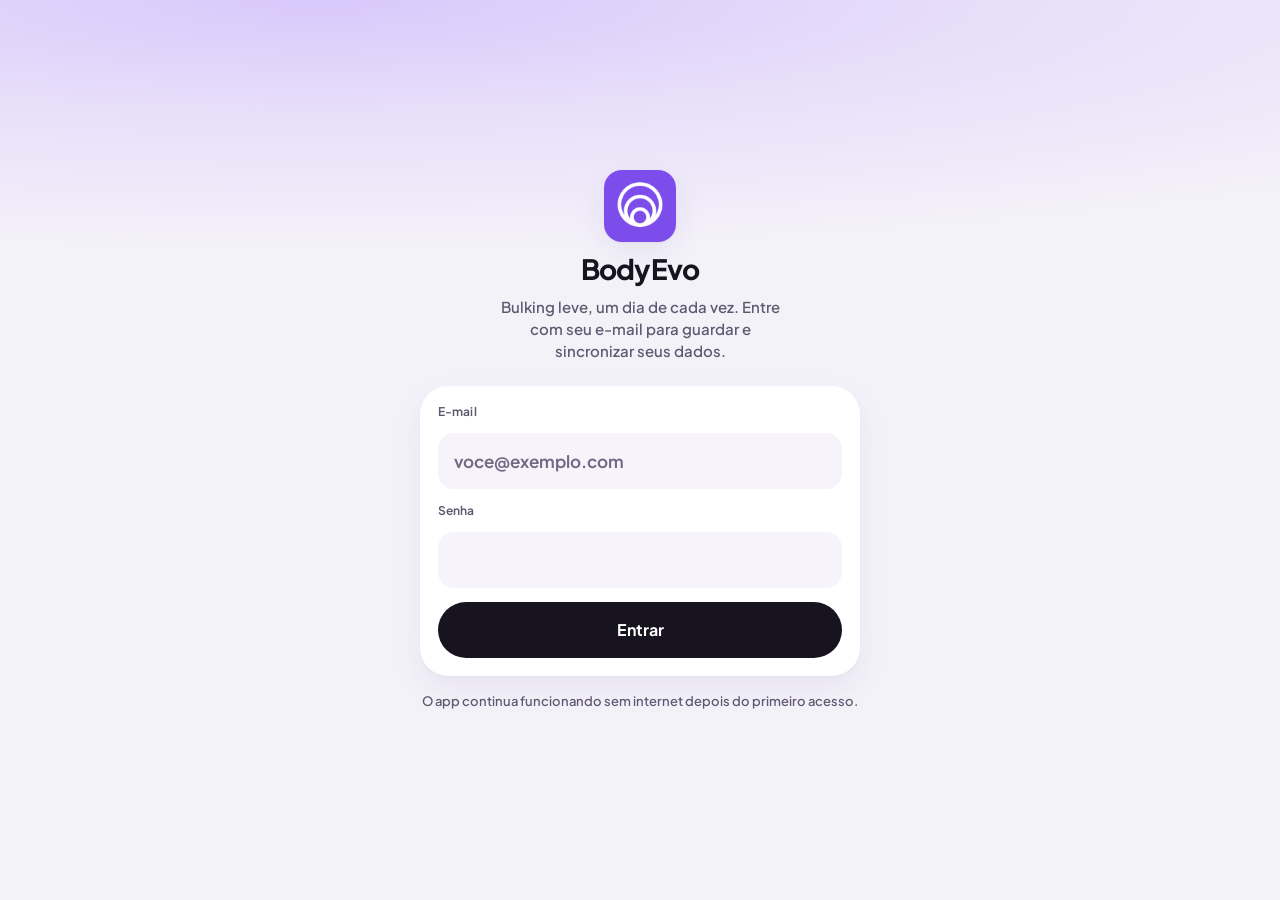
<file: index.html>
<!doctype html>
<html lang="pt-BR">
<head>
  <meta charset="utf-8">
  <meta name="viewport" content="width=device-width, initial-scale=1, viewport-fit=cover">
  <title>BodyEvo</title>
  <meta name="description" content="Acompanhamento de bulking: peso, refeições, macros e medidas.">
  <meta name="color-scheme" content="light">
  <meta name="theme-color" content="#EFE8FB" media="(prefers-color-scheme: light)">
  <meta name="theme-color" content="#EFE8FB" media="(prefers-color-scheme: dark)">

  <!-- PWA / iOS -->
  <link rel="manifest" href="manifest.json">
  <meta name="apple-mobile-web-app-capable" content="yes">
  <meta name="mobile-web-app-capable" content="yes">
  <meta name="apple-mobile-web-app-status-bar-style" content="default">
  <meta name="apple-mobile-web-app-title" content="BodyEvo">
  <link rel="apple-touch-icon" href="icons/apple-touch-icon.png">
  <link rel="icon" type="image/svg+xml" href="icons/icon.svg">
  <link rel="icon" type="image/png" sizes="192x192" href="icons/icon-192.png">

  <link rel="preload" href="fonts/plus-jakarta-sans-latin-wght-normal.woff2" as="font" type="font/woff2" crossorigin>
  <link rel="stylesheet" href="style.css">
</head>
<body>

<div id="palco">

  <!-- 0 · Entrar -->
  <main class="view" data-view="login" hidden aria-labelledby="login-h">
    <div class="brilho" aria-hidden="true"></div>
    <div class="conteudo login" id="login"></div>
  </main>

  <!-- 1 · Hoje -->
  <main class="view view-aba" data-view="hoje" hidden aria-label="Hoje">
    <div class="brilho" aria-hidden="true"></div>
    <div class="conteudo" id="hoje"></div>
  </main>

  <!-- 5 · Evolução -->
  <main class="view view-aba" data-view="evolucao" hidden aria-label="Evolução">
    <div class="brilho" aria-hidden="true"></div>
    <div class="conteudo" id="evolucao"></div>
  </main>

  <!-- 4 · Resumo da semana -->
  <main class="view view-aba" data-view="semana" hidden aria-label="Resumo da semana">
    <div class="brilho" aria-hidden="true"></div>
    <div class="conteudo" id="semana"></div>
  </main>

  <!-- 6 · Ajustes -->
  <main class="view view-aba" data-view="ajustes" hidden aria-label="Ajustes">
    <div class="brilho" aria-hidden="true"></div>
    <div class="conteudo ajustes" id="ajustes"></div>
  </main>

  <!-- 8 · Refeição -->
  <main class="view" data-view="refeicao" hidden aria-label="Refeição">
    <div class="brilho" aria-hidden="true"></div>
    <div class="conteudo" id="refeicao"></div>
  </main>

  <!-- 9 · Meus alimentos -->
  <main class="view" data-view="alimentos" hidden aria-label="Meus alimentos">
    <div class="brilho" aria-hidden="true"></div>
    <div class="conteudo" id="alimentos"></div>
  </main>

  <!-- 10 · Novo alimento -->
  <main class="view" data-view="alimento" hidden aria-label="Alimento">
    <div class="conteudo" id="alimento"></div>
  </main>

  <!-- 11 · Metas de macros -->
  <main class="view" data-view="metas" hidden aria-label="Metas de macros">
    <div class="brilho" aria-hidden="true"></div>
    <div class="conteudo" id="metas"></div>
  </main>

  <!-- 3 · Check-in semanal -->
  <main class="view" data-view="checkin" hidden aria-label="Check-in semanal">
    <div class="brilho" aria-hidden="true"></div>
    <div class="conteudo" id="checkin"></div>
  </main>

  <div class="desbotar is-off" aria-hidden="true"></div>

  <nav id="abas" class="is-off" aria-label="Navegação principal">
    <div class="abas-vidro vidro">
      <a href="#hoje" class="aba press" data-aba="hoje">
        <svg class="ic" width="20" height="20" viewBox="0 0 24 24" stroke-width="1.9" aria-hidden="true"><path d="M4 10.5 12 4l8 6.5V19a1 1 0 0 1-1 1h-4.5v-5.5h-5V20H5a1 1 0 0 1-1-1z"/></svg>Hoje</a>
      <a href="#evolucao" class="aba press" data-aba="evolucao">
        <svg class="ic" width="20" height="20" viewBox="0 0 24 24" stroke-width="1.9" aria-hidden="true"><path d="M4 19.5h16"/><path d="m5 15 4.5-4.5 3.5 3 6-6.5"/><path d="M15 7h4v4"/></svg>Evolução</a>
      <a href="#semana" class="aba press" data-aba="semana">
        <svg class="ic" width="20" height="20" viewBox="0 0 24 24" stroke-width="1.9" aria-hidden="true"><rect x="4" y="5" width="16" height="15" rx="3.5"/><path d="M8 3v4M16 3v4M4 10h16"/><path d="m9.5 14.8 1.8 1.8 3.4-3.6"/></svg>Semana</a>
      <a href="#ajustes" class="aba press" data-aba="ajustes">
        <svg class="ic" width="20" height="20" viewBox="0 0 24 24" stroke-width="1.9" aria-hidden="true"><path d="M4 7h9M18 7h2M4 17h3M12 17h8"/><circle cx="15.5" cy="7" r="2.3"/><circle cx="9.5" cy="17" r="2.3"/></svg>Ajustes</a>
    </div>
    <button type="button" class="botao-mais press" data-acao="abrir-add" aria-label="Adicionar alimento">
      <svg class="ic" width="26" height="26" viewBox="0 0 24 24" stroke-width="2.2" aria-hidden="true"><path d="M12 5v14M5 12h14"/></svg>
    </button>
  </nav>
</div>

<div id="scrim" hidden data-acao="fechar-sheet"></div>

<!-- 2 · Peso e gasto do dia -->
<section class="sheet" id="sheet-peso" role="dialog" aria-modal="true" aria-labelledby="peso-h" hidden>
  <div class="sheet-arraste sheet-cabeca">
    <div class="alca" aria-hidden="true"></div>
    <div class="sheet-topo pad">
      <div class="col2">
        <h1 id="peso-h" class="sheet-titulo">Peso e gasto de hoje</h1>
        <p class="sheet-sub num" id="peso-sub"></p>
      </div>
      <button type="button" class="btn-fechar press" data-acao="fechar-sheet" aria-label="Fechar">
        <svg class="ic" width="18" height="18" viewBox="0 0 24 24" stroke-width="2.2" aria-hidden="true"><path d="M6 6l12 12M18 6 6 18"/></svg>
      </button>
    </div>
  </div>
  <div class="sheet-corpo" id="peso-corpo"></div>
</section>

<!-- 7 · Adicionar alimento -->
<section class="sheet" id="sheet-add" role="dialog" aria-modal="true" aria-labelledby="add-h" hidden>
  <div class="add-topo">
    <div class="sheet-arraste pilha-12">
      <div class="alca" aria-hidden="true"></div>
      <div class="sheet-topo">
        <div class="col2">
          <h1 id="add-h" class="sheet-titulo">Adicionar alimento</h1>
          <p class="sheet-sub num" id="add-sub" hidden></p>
        </div>
        <button type="button" class="btn-fechar press" data-acao="fechar-sheet" aria-label="Fechar">
          <svg class="ic" width="18" height="18" viewBox="0 0 24 24" stroke-width="2.2" aria-hidden="true"><path d="M6 6l12 12M18 6 6 18"/></svg>
        </button>
      </div>
    </div>
    <div class="grade-opcoes" role="group" aria-label="Refeição" id="add-refeicoes"></div>
    <label class="busca">
      <svg class="ic" width="18" height="18" viewBox="0 0 24 24" style="stroke: var(--texto-2)" stroke-width="2" aria-hidden="true"><circle cx="11" cy="11" r="6.5"/><path d="m16 16 4 4"/></svg>
      <span class="sr-only">Buscar alimento</span>
      <input type="search" id="add-busca" enterkeyhint="search" autocomplete="off" autocorrect="off" spellcheck="false" placeholder="Buscar (seus alimentos e TACO)" data-campo="add-busca">
    </label>
    <div class="lista-titulo">
      <h2 id="add-lista-titulo"></h2>
      <button type="button" class="link link-13 hit" data-acao="ver-alimentos">Ver todos</button>
    </div>
  </div>
  <div class="add-lista" id="add-lista"></div>
  <div class="painel" id="add-painel"></div>
</section>

<!-- Editor genérico (Ajustes) -->
<section class="sheet" id="sheet-editor" role="dialog" aria-modal="true" aria-labelledby="editor-h" hidden>
  <div class="sheet-arraste sheet-cabeca">
    <div class="alca" aria-hidden="true"></div>
    <div class="sheet-topo pad">
      <h1 id="editor-h" class="sheet-titulo"></h1>
      <button type="button" class="btn-fechar press" data-acao="fechar-sheet" aria-label="Fechar">
        <svg class="ic" width="18" height="18" viewBox="0 0 24 24" stroke-width="2.2" aria-hidden="true"><path d="M6 6l12 12M18 6 6 18"/></svg>
      </button>
    </div>
  </div>
  <form class="sheet-corpo" id="editor-corpo" novalidate></form>
</section>

<!-- 12 · Resumo do dia -->
<div id="resumo" hidden>
  <div class="resumo-scrim" data-acao="resumo-revisar" aria-hidden="true"></div>
  <section class="resumo-cartao" role="dialog" aria-modal="true" aria-labelledby="resumo-h" id="resumo-cartao"></section>
</div>

<div id="aviso" role="status" aria-live="polite"><span></span><button type="button" hidden></button></div>

<input type="file" id="arquivo-importar" accept=".xlsx,application/vnd.openxmlformats-officedocument.spreadsheetml.sheet" hidden>

<script src="vendor/supabase.min.js"></script>
<script src="regras.js"></script>
<script src="app.js"></script>
</body>
</html>
</file>
<file: style.css>
/* =====================================================================
   BodyEvo — estilos
   1. Fonte e tokens      5. Sheets, pop-up e aviso
   2. Base                6. Telas (uma seção por tela)
   3. Estrutura e abas    7. Movimento e preferências do sistema
   4. Componentes
   Valores de design/*.dc.html. Cores e medidas só por variáveis.
   ===================================================================== */

/* ---------- 1. Fonte e tokens ---------- */

@font-face {
  font-family: 'Plus Jakarta Sans';
  font-style: normal;
  font-display: swap;
  font-weight: 200 800;
  src: url('fonts/plus-jakarta-sans-latin-wght-normal.woff2') format('woff2-variations'),
       url('fonts/plus-jakarta-sans-latin-wght-normal.woff2') format('woff2');
}

:root {
  color-scheme: light;
  --fonte: 'Plus Jakarta Sans', -apple-system, system-ui, sans-serif;

  /* Superfícies e texto */
  --fundo: #F4F2F9;
  --fundo-escuro: #0D0A14;          /* aparece atrás da tela quando um sheet abre */
  --cartao: #FFFFFF;
  --cartao-vidro: rgba(255, 255, 255, 0.6);
  --cartao-vidro-2: rgba(255, 255, 255, 0.7);
  --cartao-vidro-3: rgba(255, 255, 255, 0.72);
  --texto: #17141F;
  --texto-2: #5E5870;
  --texto-3: #4F4A5C;
  --texto-4: #3B3548;
  --texto-5: #4A3F66;
  --placeholder: #6F6982;
  --icone-suave: #8A8496;
  --branco: #FFFFFF;
  --branco-74: rgba(255, 255, 255, 0.74);
  --branco-80: rgba(255, 255, 255, 0.8);
  --branco-72: rgba(255, 255, 255, 0.72);
  --branco-12: rgba(255, 255, 255, 0.12);
  --branco-10: rgba(255, 255, 255, 0.1);
  --branco-14: rgba(255, 255, 255, 0.14);
  --escuro-2: #2C2838;

  /* Acento violeta (e proteína) */
  --violeta: #7C4DEB;
  --violeta-texto: #5B34C7;
  --violeta-fundo: #EEE7FD;
  --violeta-forte: #4A2CA8;
  --violeta-tinta: #3D2A78;
  --violeta-msg: #2E2060;
  --violeta-icone: #6A3FD9;
  --violeta-ponto: #B9A2F5;
  --violeta-borda: #E4DEEE;
  --brilho-1: #D9C8FB;
  --brilho-2: rgba(217, 200, 251, 0.45);
  --brilho: radial-gradient(120% 85% at 25% 0%, var(--brilho-1) 0%, var(--brilho-2) 45%, rgba(244, 242, 249, 0) 100%);

  /* Calorias */
  --kcal: #EB7A2F;
  --kcal-fundo: #FDEBDD;
  --kcal-trilho: #F8EDE4;
  --kcal-trilho-2: #F1E3D7;
  --kcal-icone: #B8521A;
  --kcal-texto: #8F3E0C;
  --kcal-tinta: #6B2E08;
  --kcal-forte: #D1631C;
  --kcal-claro: #F4C29E;
  --kcal-linha: #E07020;
  --kcal-titulo: #A2470F;

  /* Macros */
  --prot: #7C4DEB;
  --carb: #3D8BEB;
  --carb-texto: #1F4F94;
  --carb-fundo: #E4EEFC;
  --carb-faixa: #D5E5FA;
  --carb-icone: #2A63C4;
  --gord: #E2A331;
  --gord-texto: #7A4E00;
  --gord-fundo: #FBEFD7;
  --gord-limite-1: #F3C9C0;
  --gord-limite-2: #FBE8E4;

  /* Estados */
  --ok: #17673D;
  --ok-fundo: #E2F4E9;
  --ok-ponto: #22A05A;
  --ok-faixa: #CDEBD9;
  --alerta: #8A4B00;
  --alerta-fundo: #FFF1DC;
  --alerta-faixa: #F6DFBC;
  --alerta-msg-fundo: #FFF6E8;
  --alerta-msg: #5A3600;

  /* Neutros de controle */
  --chip: #F1EEF6;
  --campo: #F6F4FA;
  --segmento: #E9E5F1;
  --linha: #F0EDF5;
  --tracejado: #C9C2D6;
  --tracejado-2: #ADA5BD;
  --chave-off: #DCD6E6;
  --trilho: #EFEBF6;
  --grade: #EEEAF4;
  --progresso-off: #E1DBEC;
  --alca: #CFC9DA;
  --apertado: #F3F0F8;
  --hover: #F7F5FB;
  --scrim: rgba(13, 10, 20, 0.32);
  --scrim-forte: rgba(13, 10, 20, 0.5);
  --leitor-veu: rgba(13, 10, 20, 0.55);   /* escurece a câmera fora da mira do código de barras */
  --leitor-campo: rgba(255, 255, 255, 0.16);
  --vidro: rgba(255, 255, 255, 0.74);
  --vidro-borda: rgba(255, 255, 255, 0.8);
  --desbotar: rgba(244, 242, 249, 0.96);
  --desbotar-0: rgba(244, 242, 249, 0);

  /* Sombras */
  --sombra-cartao: 0 1px 2px rgba(40, 24, 90, 0.04), 0 12px 32px rgba(60, 36, 130, 0.07);
  --sombra-cartao-2: 0 1px 2px rgba(40, 24, 90, 0.04), 0 12px 32px rgba(60, 36, 130, 0.06);
  --sombra-leve: 0 1px 2px rgba(40, 24, 90, 0.04);
  --sombra-item: 0 1px 2px rgba(40, 24, 90, 0.05);
  --sombra-dia: 0 6px 16px rgba(76, 44, 160, 0.12);
  --sombra-agora: 0 0 0 2px var(--violeta), 0 8px 22px rgba(124, 77, 235, 0.16);
  --sombra-abas: 0 10px 30px rgba(52, 30, 110, 0.14), 0 1px 2px rgba(52, 30, 110, 0.08);
  --sombra-mais: 0 10px 24px rgba(124, 77, 235, 0.38);
  --sombra-seg: 0 1px 2px rgba(23, 20, 31, 0.08), 0 3px 8px rgba(23, 20, 31, 0.06);
  --sombra-botao: 0 2px 6px rgba(23, 20, 31, 0.22);
  --sombra-marcador: 0 2px 6px rgba(23, 20, 31, 0.25);
  --sombra-sheet: 0 -12px 40px rgba(0, 0, 0, 0.18);
  --sombra-painel: 0 -8px 30px rgba(40, 24, 90, 0.12);
  --sombra-popup: 0 30px 80px rgba(13, 10, 20, 0.35);
  --anel-foco: 0 0 0 2px var(--violeta);
  --anel-item: inset 0 0 0 2px var(--violeta);

  /* Raios */
  --r-36: 36px; --r-34: 34px; --r-28: 28px; --r-24: 24px; --r-22: 22px; --r-20: 20px;
  --r-18: 18px; --r-16: 16px; --r-14: 14px; --r-13: 13px; --r-12: 12px; --r-11: 11px; --r-10: 10px;
  --r-tela: 44px;

  /* Espaços */
  --pad: 20px;
  --topo-aba: max(24px, calc(env(safe-area-inset-top) + 15px));     /* 62 px no iPhone com a barra translúcida */
  --topo-pilha: max(20px, calc(env(safe-area-inset-top) + 11px));   /* 58 px */
  --base-abas: max(22px, env(safe-area-inset-bottom));
  --base-segura: max(30px, calc(env(safe-area-inset-bottom) + 12px));

  /* Movimento */
  --ease-out: cubic-bezier(0.23, 1, 0.32, 1);
  --ease-in-out: cubic-bezier(0.77, 0, 0.175, 1);
  --ease-drawer: cubic-bezier(0.32, 0.72, 0, 1);
  --t-toque: 160ms;
  --t-sheet: 440ms;
  --t-valor: 600ms;
}

/* ---------- 2. Base ---------- */

*, *::before, *::after { box-sizing: border-box; }

html, body {
  margin: 0;
  height: 100%;
  background: var(--fundo);
  color: var(--texto);
  font-family: var(--fonte);
  font-optical-sizing: auto;
  -webkit-font-smoothing: antialiased;
  -webkit-text-size-adjust: 100%;
  -webkit-tap-highlight-color: transparent;
  overscroll-behavior: none;
}
body { overflow: hidden; transition: background-color var(--t-sheet) var(--ease-drawer); }

h1, h2, h3, p, ol, ul, dl, dd { margin: 0; }
h1, h2 { text-wrap: balance; }
p { text-wrap: pretty; }
ol, ul { list-style: none; padding: 0; }

a, button, input, select, textarea { font: inherit; color: inherit; }
a { text-decoration: none; }

button, a, [role="button"], .controle {
  -webkit-tap-highlight-color: transparent;
  touch-action: manipulation;
  -webkit-user-select: none;
  user-select: none;
  -webkit-touch-callout: none;
}
button { border: 0; background: none; padding: 0; cursor: pointer; text-align: inherit; }
button:disabled { cursor: default; }

input, textarea { -webkit-tap-highlight-color: transparent; border: 0; background: transparent; padding: 0; color: var(--texto); min-width: 0; }
input::placeholder, textarea::placeholder { color: var(--placeholder); }
input:focus-visible, textarea:focus-visible { outline: none; }
input[type="search"] { -webkit-appearance: none; appearance: none; }
input[type="search"]::-webkit-search-cancel-button { -webkit-appearance: none; }

a:focus-visible, button:focus-visible, [tabindex]:focus-visible { outline: 2px solid var(--violeta); outline-offset: 2px; }

svg { flex: none; }
.ic { fill: none; stroke: currentColor; stroke-linecap: round; stroke-linejoin: round; }

[hidden] { display: none !important; }

.sr-only {
  position: absolute !important; width: 1px; height: 1px; overflow: hidden;
  clip-path: inset(50%); white-space: nowrap;
}

.num { font-variant-numeric: tabular-nums; }
.reticencias { white-space: nowrap; overflow: hidden; text-overflow: ellipsis; }
.p11, .p12 { letter-spacing: 0.01em; }

/* Toque: tudo que é tocável encolhe na hora, sem esperar soltar. */
.press { transition: transform var(--t-toque) var(--ease-out), background-color 200ms ease, color 200ms ease, box-shadow 200ms ease, opacity 200ms ease; }
.press:active { transform: scale(0.97); }
.press:disabled:active { transform: none; }
.hit { position: relative; }
.hit::after { content: ""; position: absolute; inset: -8px -4px; }

/* ---------- 3. Estrutura, telas e abas ---------- */

#palco {
  position: fixed;
  inset: 0;
  overflow: hidden;
  background: var(--fundo);
  transform-origin: 50% 0;
  transition: transform var(--t-sheet) var(--ease-drawer), border-radius var(--t-sheet) var(--ease-drawer);
}
/* Com um sheet aberto, a tela de trás afunda (design: translateY(12px) scale(0.92)). */
body.com-sheet { background: var(--fundo-escuro); }
body.com-sheet #palco { transform: translateY(12px) scale(0.92); border-radius: var(--r-tela); }

.view {
  position: absolute;
  inset: 0;
  height: 100dvh;
  overflow-x: hidden;
  overflow-y: auto;
  overscroll-behavior: contain;
  -webkit-overflow-scrolling: touch;
  background: var(--fundo);
  z-index: 1;
}
.view.is-saindo { z-index: 0; pointer-events: none; }
.view.is-saindo.is-topo { z-index: 2; }

.brilho {
  position: absolute; left: 0; top: 0; right: 0; height: 300px;
  background: var(--brilho);
  pointer-events: none;
}
.view-aba .brilho { height: 320px; }

.conteudo {
  position: relative;
  max-width: 480px;
  margin: 0 auto;
  padding: var(--topo-pilha) var(--pad) max(40px, calc(env(safe-area-inset-bottom) + 24px));
  display: flex;
  flex-direction: column;
  gap: 12px;
}
.view-aba .conteudo { padding-top: var(--topo-aba); padding-bottom: 140px; }

.desbotar {
  position: absolute; left: 0; right: 0; bottom: 0; height: 130px; z-index: 3;
  background: linear-gradient(to top, var(--desbotar) 35%, var(--desbotar-0));
  pointer-events: none;
  transition: opacity 240ms ease;
}

#abas {
  position: absolute;
  left: 16px; right: 16px;
  bottom: var(--base-abas);
  z-index: 4;
  max-width: 448px;
  margin: 0 auto;
  display: flex;
  align-items: center;
  gap: 10px;
  transition: transform 320ms var(--ease-out), opacity 200ms ease;
}
#abas.is-off, .desbotar.is-off { opacity: 0; pointer-events: none; }
#abas.is-off { transform: translateY(24px); }

.vidro {
  background: var(--vidro);
  -webkit-backdrop-filter: blur(20px) saturate(180%);
  backdrop-filter: blur(20px) saturate(180%);
}
.abas-vidro {
  flex: 1; height: 64px; border-radius: 32px; padding: 6px;
  display: flex; align-items: center; gap: 2px;
  border: 1px solid var(--vidro-borda);
  box-shadow: var(--sombra-abas);
}
.aba {
  flex: 1; height: 52px; border-radius: 26px; color: var(--texto-3);
  display: flex; flex-direction: column; align-items: center; justify-content: center; gap: 2px;
  font-size: 11px; font-weight: 650; letter-spacing: 0.01em;
}
.aba[aria-current="page"] { background: var(--texto); color: var(--branco); }
.botao-mais {
  width: 64px; height: 64px; flex: none; border-radius: 32px;
  background: var(--violeta); color: var(--branco);
  display: flex; align-items: center; justify-content: center;
  box-shadow: var(--sombra-mais);
}

/* ---------- 4. Componentes ---------- */

/* Cabeçalho das telas */
.cabecalho { display: flex; flex-direction: column; gap: 4px; padding: 0 4px 4px; }
.cabecalho-pilha { padding: 4px 4px 0; }
.sobretitulo { font-size: 14px; font-weight: 600; color: var(--texto-2); }
.titulo { font-size: 28px; line-height: 1.1; font-weight: 750; letter-spacing: -0.028em; }
.linha-sobretitulo { display: flex; align-items: center; justify-content: space-between; gap: 8px; min-height: 22px; }

.barra-topo { display: flex; align-items: center; justify-content: space-between; gap: 8px; }
.btn-circ {
  width: 44px; height: 44px; border-radius: 22px; flex: none;
  background: var(--cartao-vidro-2); color: var(--texto);
  display: flex; align-items: center; justify-content: center;
}
.btn-fechar {
  width: 44px; height: 44px; border-radius: 22px; flex: none;
  background: var(--segmento); color: var(--texto-4);
  display: flex; align-items: center; justify-content: center;
}
.btn-escuro {
  height: 44px; padding: 0 16px 0 12px; border-radius: 22px;
  background: var(--texto); color: var(--branco);
  display: inline-flex; align-items: center; gap: 6px;
  font-size: 14px; font-weight: 700;
}
.btn-escuro.so-texto { padding: 0 18px; }
.btn-principal {
  height: 56px; border-radius: 28px; width: 100%;
  background: var(--texto); color: var(--branco);
  display: flex; align-items: center; justify-content: center; gap: 8px;
  font-size: 16px; font-weight: 700;
}
.btn-principal:disabled { opacity: 0.45; }
.btn-claro {
  height: 44px; border-radius: 22px; padding: 0 16px;
  background: var(--violeta-fundo); color: var(--violeta-forte);
  display: flex; align-items: center; justify-content: center;
  font-size: 14px; font-weight: 700;
}
.btn-tracejado {
  min-height: 52px; border-radius: var(--r-16); border: 1.5px dashed var(--tracejado);
  display: flex; align-items: center; justify-content: center; gap: 8px;
  color: var(--texto-5); font-size: 14px; font-weight: 700; width: 100%;
}
.link { font-size: 14px; font-weight: 700; color: var(--violeta-texto); padding: 8px 0; }
.link-13 { font-size: 13px; padding: 6px 0; }

.cartao {
  background: var(--cartao); border-radius: var(--r-28); padding: 18px;
  display: flex; flex-direction: column; gap: 14px;
  box-shadow: var(--sombra-cartao);
}
.cartao-24 { background: var(--cartao); border-radius: var(--r-24); padding: 16px; display: flex; flex-direction: column; gap: 12px; }

/* Chips de status */
.chip {
  height: 22px; padding: 0 8px; border-radius: 11px;
  display: inline-flex; align-items: center; gap: 4px;
  font-size: 12px; font-weight: 700; letter-spacing: 0.01em; white-space: nowrap;
}
.chip-26 { height: 26px; padding: 0 10px; border-radius: 13px; }
.chip-icone { padding-left: 6px; }
.chip-26.chip-icone { padding-left: 7px; }
.c-ok { background: var(--ok-fundo); color: var(--ok); }
.c-alerta { background: var(--alerta-fundo); color: var(--alerta); }
.c-violeta { background: var(--violeta-fundo); color: var(--violeta-texto); }
.c-violeta-forte { background: var(--violeta-fundo); color: var(--violeta-forte); }
.c-carb { background: var(--carb-fundo); color: var(--carb-texto); }
.c-gord { background: var(--gord-fundo); color: var(--gord-texto); }
.c-neutro { background: var(--chip); color: var(--texto-5); }
.ponto { width: 7px; height: 7px; border-radius: 4px; flex: none; background: currentColor; }
.ponto.ok { background: var(--ok-ponto); }
.ponto.cinza { background: var(--icone-suave); }

/* Status de sincronização (discreto, no topo do Hoje) */
.sync {
  display: inline-flex; align-items: center; gap: 6px; height: 24px; padding: 0 10px;
  border-radius: 12px; background: var(--cartao-vidro);
  font-size: 12px; font-weight: 650; color: var(--texto-2); letter-spacing: 0.01em; white-space: nowrap;
}
.sync .ponto { background: var(--ok-ponto); }
.sync.is-offline .ponto { background: var(--kcal); }
.sync.is-enviando .ponto { background: var(--violeta); animation: pulsar 1s ease-in-out infinite alternate; }
.sync.is-erro .ponto { background: var(--alerta); }
.sync.is-local .ponto { background: var(--icone-suave); }
@keyframes pulsar { to { opacity: 0.35; } }

/* Anel de progresso */
.anel { position: relative; flex: none; }
.anel svg { display: block; }
.anel-arco { transition: stroke-dashoffset var(--t-valor) var(--ease-out); }
.anel-centro {
  position: absolute; inset: 0;
  display: flex; flex-direction: column; align-items: center; justify-content: center;
}

/* Barras: o preenchimento anda com translateX dentro de um trilho com overflow hidden. */
.barra { position: relative; height: 10px; border-radius: 5px; background: var(--chip); }
.barra-clip { position: absolute; inset: 0; height: 10px; border-radius: 5px; overflow: hidden; }
.barra-fill { width: 100%; height: 10px; border-radius: 5px; transition: transform var(--t-valor) var(--ease-out); }
.barra-marca { position: absolute; top: -3px; width: 2px; height: 16px; margin-left: -1px; border-radius: 1px; background: var(--texto); }
.barra-zona { position: absolute; top: 0; height: 10px; }

/* Barra dividida (P/C/G) */
.divisao { display: flex; gap: 3px; height: 12px; }
.divisao span { border-radius: 2px; min-width: 0; }
.divisao span:first-child { border-radius: 6px 2px 2px 6px; }
.divisao span:last-child { border-radius: 2px 6px 6px 2px; }
.bg-prot { background: var(--prot); }
.bg-carb { background: var(--carb); }
.bg-gord { background: var(--gord); }

/* Interruptor: <input type="checkbox" switch> com o visual do design */
.chave {
  -webkit-appearance: none; appearance: none;
  position: relative; width: 52px; height: 32px; flex: none; margin: 0;
  border-radius: 16px; background: var(--chave-off); cursor: pointer;
  transition: background-color 200ms ease;
}
.chave::before {
  content: ""; position: absolute; left: 2px; top: 2px; width: 28px; height: 28px;
  border-radius: 14px; background: var(--branco); box-shadow: var(--sombra-botao);
  transition: transform 260ms var(--ease-drawer);
}
.chave:checked { background: var(--violeta); }
.chave:checked::before { transform: translateX(20px); }
.chave:focus-visible { outline: 2px solid var(--violeta); outline-offset: 2px; }
.chave::after { content: ""; position: absolute; inset: -8px -4px; }

/* Controle segmentado com indicador deslizante */
.segmentado {
  position: relative; display: flex; height: 40px; padding: 3px;
  border-radius: var(--r-14); background: var(--chip);
}
.segmentado.escuro { background: var(--segmento); }
.seg-ind {
  position: absolute; left: 3px; top: 3px; height: 34px; border-radius: var(--r-11);
  background: var(--cartao); box-shadow: var(--sombra-seg);
  transition: transform 300ms var(--ease-drawer);
}
.seg-btn {
  position: relative; flex: 1; border-radius: var(--r-11);
  font-size: 14px; font-weight: 700; color: var(--texto-2); text-align: center;
}
.seg-btn[aria-pressed="true"] { color: var(--texto); }

/* Grade de botões (refeições, regras) */
.grade-opcoes { display: grid; gap: 4px; padding: 4px; border-radius: var(--r-16); background: var(--segmento); }
.grade-opcoes button {
  height: 38px; border-radius: var(--r-12); font-size: 13px; font-weight: 700;
  color: var(--texto-2); text-align: center; white-space: nowrap; padding: 0 6px;
}
.grade-opcoes button[aria-pressed="true"] { background: var(--cartao); color: var(--texto); box-shadow: var(--sombra-seg); }

/* Campos */
.campo {
  display: flex; align-items: center; gap: 4px; height: 44px; padding: 0 12px;
  border-radius: var(--r-12); background: var(--campo);
  transition: box-shadow 160ms ease, background-color 160ms ease;
}
.campo:focus-within { box-shadow: var(--anel-foco); background: var(--cartao); }
.campo input { flex: 1; width: 100%; text-align: right; font-size: 17px; font-weight: 750; }
.campo .unidade { font-size: 13px; font-weight: 650; color: var(--texto-2); }
.busca {
  display: flex; align-items: center; gap: 10px; height: 48px; padding: 0 14px;
  border-radius: var(--r-16); background: var(--cartao);
}
.busca:focus-within { box-shadow: var(--anel-foco); }
.busca input { flex: 1; font-size: 16px; font-weight: 550; }

/* Listas agrupadas (Ajustes, Meus alimentos) */
.grupo { background: var(--cartao); border-radius: var(--r-22); overflow: hidden; }
.grupo > * + * { border-top: 1px solid var(--linha); }
.linha-item {
  width: 100%; min-height: 52px; padding: 0 14px 0 16px;
  display: flex; align-items: center; gap: 10px; text-align: left;
  transition: background-color 120ms ease;
}
.linha-item.alta { min-height: 60px; padding-top: 8px; padding-bottom: 8px; }
.linha-item:active { background: var(--apertado); }
.li-texto { flex: 1; min-width: 0; display: flex; flex-direction: column; gap: 1px; }
.li-titulo { font-size: 16px; font-weight: 600; }
.li-sub { font-size: 12px; font-weight: 550; color: var(--texto-2); letter-spacing: 0.01em; }
.li-valor { font-size: 15px; font-weight: 600; color: var(--texto-2); text-align: right; }
.chevron { color: var(--icone-suave); }
.titulo-grupo { padding: 0 16px; margin-top: 16px; font-size: 13px; font-weight: 700; color: var(--texto-2); }
.nota-grupo { padding: 0 16px; font-size: 12px; line-height: 1.4; font-weight: 550; color: var(--texto-2); letter-spacing: 0.01em; }

.vazio { padding: 24px 16px; display: flex; flex-direction: column; align-items: center; gap: 10px; text-align: center; }
.vazio p { font-size: 14px; font-weight: 600; color: var(--texto-2); }

.dica {
  display: flex; gap: 10px; align-items: flex-start; padding: 12px 14px; border-radius: var(--r-12);
  background: var(--violeta-fundo); color: var(--violeta-tinta);
  font-size: 13px; line-height: 1.4; font-weight: 600;
}
.dica svg { margin-top: 1px; }
.dica.alerta { background: var(--alerta-fundo); color: var(--alerta); align-items: center; }
.dica .btn-mini { margin-left: auto; }
.btn-mini {
  height: 32px; padding: 0 12px; border-radius: 16px; flex: none;
  background: var(--texto); color: var(--branco); font-size: 13px; font-weight: 700;
  display: inline-flex; align-items: center;
}

/* ---------- 5. Sheets, pop-up e aviso ---------- */

#scrim {
  position: fixed; inset: 0; z-index: 20; background: var(--scrim);
  opacity: 0; transition: opacity var(--t-sheet) var(--ease-drawer);
}
#scrim.is-aberto { opacity: 1; }

.sheet {
  position: fixed; left: 0; right: 0; bottom: 0; z-index: 21;
  top: max(56px, calc(env(safe-area-inset-top) + 12px));
  max-width: 560px; margin: 0 auto;
  background: var(--fundo);
  border-radius: var(--r-34) var(--r-34) 0 0;
  box-shadow: var(--sombra-sheet);
  overflow: hidden;
  display: flex; flex-direction: column;
  transform: translate3d(0, 100%, 0);
  transition: transform var(--t-sheet) var(--ease-drawer);
  will-change: transform;
}
.sheet.is-aberto { transform: translate3d(0, 0, 0); }
.sheet.is-arrastando { transition: none; }
.sheet-arraste { touch-action: none; cursor: grab; -webkit-user-select: none; user-select: none; }
.alca { width: 36px; height: 5px; border-radius: 3px; background: var(--alca); align-self: center; flex: none; }
.sheet-topo { display: flex; align-items: center; justify-content: space-between; gap: 12px; }
.sheet-titulo { font-size: 22px; line-height: 1.15; font-weight: 750; letter-spacing: -0.022em; }
.sheet-sub { font-size: 13px; font-weight: 600; color: var(--texto-2); }
.sheet-corpo {
  flex: 1; min-height: 0; overflow-y: auto; overscroll-behavior: contain;
  padding: 8px var(--pad) var(--base-segura);
  display: flex; flex-direction: column; gap: 12px;
}

#resumo {
  position: fixed; inset: 0; z-index: 30;
}
#resumo .resumo-scrim {
  position: absolute; inset: 0; background: var(--scrim-forte);
  -webkit-backdrop-filter: blur(6px); backdrop-filter: blur(6px);
}

#aviso {
  position: fixed; left: 16px; right: 16px; z-index: 40;
  bottom: calc(var(--base-abas) + 76px);
  max-width: 448px; margin: 0 auto;
  display: flex; align-items: center; gap: 12px;
  padding: 10px 10px 10px 16px; border-radius: var(--r-16);
  background: var(--texto); color: var(--branco);
  font-size: 14px; font-weight: 600;
  box-shadow: var(--sombra-abas);
  transform: translateY(16px); opacity: 0; pointer-events: none;
  transition: transform 260ms var(--ease-out), opacity 200ms ease;
}
#aviso.sem-abas { bottom: max(24px, env(safe-area-inset-bottom)); }
#aviso.is-aberto { transform: none; opacity: 1; pointer-events: auto; }
#aviso span { flex: 1; }
#aviso button { height: 36px; padding: 0 14px; border-radius: 18px; background: var(--branco-14); font-size: 14px; font-weight: 700; flex: none; }

/* ---------- 6. Telas ---------- */

/* 6a. Login */
.login { min-height: 100dvh; justify-content: center; gap: 16px; }
.login-marca { display: flex; flex-direction: column; align-items: center; gap: 12px; text-align: center; padding-bottom: 8px; }
.login-marca img { width: 72px; height: 72px; border-radius: 18px; box-shadow: var(--sombra-cartao); }
.login-marca p { font-size: 15px; font-weight: 550; color: var(--texto-2); line-height: 1.45; max-width: 300px; }
.campo-grande { height: 56px; padding: 0 16px; border-radius: var(--r-16); background: var(--campo); display: flex; align-items: center; }
.campo-grande:focus-within { box-shadow: var(--anel-foco); background: var(--cartao); }
.campo-grande input { flex: 1; font-size: 17px; font-weight: 650; }
.rotulo { font-size: 12px; font-weight: 650; color: var(--texto-2); letter-spacing: 0.01em; }
.msg-erro { font-size: 13px; font-weight: 600; color: var(--alerta); }
.msg-suave { font-size: 13px; font-weight: 550; color: var(--texto-2); line-height: 1.45; text-align: center; }

/* 6b. Hoje */
.dias { display: grid; grid-template-columns: repeat(7, minmax(0, 1fr)); gap: 6px; }
.dia {
  width: 100%; display: flex; flex-direction: column; align-items: center; gap: 6px;
  padding: 8px 0; border-radius: var(--r-20); background: var(--cartao-vidro);
}
.dia-nome { font-size: 12px; font-weight: 600; color: var(--texto-2); letter-spacing: 0.01em; }
.dia-num {
  position: relative; width: 34px; height: 34px; border-radius: 17px;
  background: var(--cartao); display: flex; align-items: center; justify-content: center;
  font-size: 15px; font-weight: 700;
}
.dia-num .marca-peso {
  position: absolute; top: -1px; right: -1px; width: 11px; height: 11px; border-radius: 6px;
  background: var(--violeta); border: 2px solid var(--cartao);
}
.dia.sem-peso .dia-num { background: transparent; border: 1.5px dashed var(--tracejado-2); color: var(--texto-2); }
.dia.is-sel { background: var(--cartao); box-shadow: var(--sombra-dia); }
.dia.is-sel .dia-nome { font-weight: 700; color: var(--texto); }
.dia.is-hoje .dia-num { background: var(--violeta); color: var(--branco); border: 0; }
.dia.is-hoje .marca-peso { display: none; }
.dia.is-futuro { opacity: 0.4; }

.energia-topo { display: flex; align-items: center; justify-content: space-between; gap: 8px; }
.energia-titulo { display: flex; align-items: center; gap: 10px; }
.icone-32 { width: 32px; height: 32px; border-radius: var(--r-11); display: flex; align-items: center; justify-content: center; flex: none; }
.icone-kcal { background: var(--kcal-fundo); color: var(--kcal-icone); }
.h2-16 { font-size: 16px; font-weight: 700; letter-spacing: -0.01em; }
.btn-chip {
  height: 32px; padding: 0 12px; border-radius: 16px; background: var(--chip); color: var(--texto-5);
  display: inline-flex; align-items: center; font-size: 13px; font-weight: 700;
}
.energia-corpo { display: flex; align-items: center; gap: 12px; }
.energia-esq { flex: 1; display: flex; flex-direction: column; gap: 10px; min-width: 0; }
.rotulo-12 { font-size: 12px; font-weight: 650; color: var(--texto-2); letter-spacing: 0.01em; }
.numero-grande { display: flex; align-items: baseline; gap: 6px; flex-wrap: wrap; }
.numero-grande .n { font-size: 38px; line-height: 1; font-weight: 750; letter-spacing: -0.035em; }
.numero-grande .de { font-size: 15px; font-weight: 650; color: var(--texto-2); }
.mini-caixas { display: flex; gap: 8px; }
.mini-caixa {
  flex: 1; min-width: 0; display: flex; flex-direction: column; gap: 1px;
  padding: 8px 10px; border-radius: var(--r-12); background: var(--campo); text-align: left;
}
.mini-caixa .rotulo-12 { display: flex; align-items: center; gap: 4px; }
.mini-caixa .valor { font-size: 15px; font-weight: 750; }
.mini-caixa .valor small { font-size: 11px; font-weight: 650; color: var(--texto-2); letter-spacing: 0.01em; }
.mini-caixa.kcal { background: var(--kcal-fundo); }
.mini-caixa.kcal .rotulo-12 { color: var(--kcal-texto); }
.mini-caixa.kcal .valor, .mini-caixa.kcal .valor small { color: var(--kcal-tinta); }
.mini-caixa.alerta { background: var(--alerta-fundo); }
.mini-caixa.alerta .rotulo-12, .mini-caixa.alerta .valor { color: var(--alerta); }
.anel-pct { font-size: 22px; font-weight: 750; letter-spacing: -0.02em; }
.anel-sub { font-size: 11px; font-weight: 650; color: var(--texto-2); letter-spacing: 0.01em; }

.macros { display: flex; flex-direction: column; gap: 14px; padding-top: 14px; border-top: 1px solid var(--linha); }
.macro { display: flex; flex-direction: column; gap: 7px; }
.macro-linha { display: flex; align-items: center; gap: 8px; }
.macro-nome { font-size: 14px; font-weight: 700; }
.macro-val { font-size: 13px; font-weight: 650; color: var(--texto-3); }
.macro-val span { color: var(--texto-2); }
.macro-linha .chip { margin-left: auto; }
.barra.gord { overflow: hidden; }
.barra.gord .barra-marca { top: 0; height: 10px; border-radius: 0; }
.zona-carb { background: var(--carb-faixa); }
.zona-limite { background: repeating-linear-gradient(135deg, var(--gord-limite-1) 0 3px, var(--gord-limite-2) 3px 6px); right: 0; }

.secao-titulo { display: flex; align-items: baseline; justify-content: space-between; margin: 10px 4px 0; }
.h2-20 { font-size: 20px; font-weight: 750; letter-spacing: -0.02em; }

.refeicao { display: flex; align-items: stretch; background: var(--cartao); border-radius: var(--r-22); box-shadow: var(--sombra-leve); }
.refeicao.is-agora { box-shadow: var(--sombra-agora); }
.ref-corpo { flex: 1; min-width: 0; display: flex; flex-direction: column; gap: 5px; padding: 14px 0 14px 16px; text-align: left; }
.ref-linha1 { display: flex; align-items: baseline; gap: 8px; }
.is-agora .ref-linha1 { align-items: center; }
.ref-nome { font-size: 16px; font-weight: 700; }
.ref-hora { font-size: 12px; font-weight: 600; color: var(--texto-2); letter-spacing: 0.01em; }
.ref-kcal { margin-left: auto; font-size: 16px; font-weight: 750; white-space: nowrap; }
.ref-kcal small { font-size: 12px; font-weight: 650; color: var(--texto-2); }
.ref-itens { font-size: 13px; font-weight: 550; color: var(--texto-3); }
.ref-macros { display: flex; gap: 12px; font-size: 12px; font-weight: 700; letter-spacing: 0.01em; }
.t-prot { color: var(--violeta-texto); }
.t-carb { color: var(--carb-texto); }
.t-gord { color: var(--gord-texto); }
.tag-agora {
  height: 20px; padding: 0 7px; border-radius: 10px; background: var(--violeta); color: var(--branco);
  display: inline-flex; align-items: center; font-size: 11px; font-weight: 750; letter-spacing: 0.01em;
}
.ref-mais { width: 60px; flex: none; display: flex; align-items: center; justify-content: center; }
.ref-mais span { width: 36px; height: 36px; border-radius: 18px; background: var(--chip); display: flex; align-items: center; justify-content: center; }
.is-agora .ref-mais span { background: var(--violeta); color: var(--branco); }
.refeicao.vazia {
  align-items: center; gap: 12px; padding: 14px 12px 14px 16px;
  background: transparent; box-shadow: none; border: 1.5px dashed var(--tracejado);
}
.refeicao.vazia.is-agora { border-color: var(--violeta); }
.ref-vazia-texto { flex: 1; display: flex; flex-direction: column; gap: 3px; min-width: 0; }
.btn-adicionar {
  height: 40px; padding: 0 14px; border-radius: 20px; background: var(--texto); color: var(--branco);
  display: inline-flex; align-items: center; gap: 6px; font-size: 14px; font-weight: 700; flex: none;
}
.is-agora .btn-adicionar { background: var(--violeta); }
.btn-fantasma {
  height: 48px; border-radius: 24px; width: 100%;
  display: flex; align-items: center; justify-content: center; gap: 8px;
  color: var(--texto-5); font-size: 14px; font-weight: 700;
}

.cartao-linha {
  display: flex; align-items: center; gap: 12px; padding: 14px 14px 14px 16px; width: 100%;
  border-radius: var(--r-22); background: var(--cartao); box-shadow: var(--sombra-leve); text-align: left;
}
.icone-40 { width: 40px; height: 40px; flex: none; border-radius: var(--r-13); display: flex; align-items: center; justify-content: center; }
.icone-violeta { background: var(--violeta-fundo); color: var(--violeta-icone); }
.icone-neutro { background: var(--chip); color: var(--texto-5); }
.cl-texto { flex: 1; display: flex; flex-direction: column; gap: 2px; min-width: 0; }
.cl-titulo { font-size: 15px; font-weight: 700; }
.cl-sub { font-size: 13px; font-weight: 550; color: var(--texto-2); }
.peso-linha { display: flex; align-items: baseline; gap: 8px; }
.peso-valor { font-size: 18px; font-weight: 750; letter-spacing: -0.02em; }

.banner-checkin {
  display: flex; align-items: center; gap: 14px; padding: 12px 14px 12px 12px; width: 100%;
  border-radius: var(--r-24); background: var(--texto); color: var(--branco); text-align: left;
}
.banner-checkin .icone-44 { width: 44px; height: 44px; flex: none; border-radius: var(--r-16); background: var(--branco-12); display: flex; align-items: center; justify-content: center; }
.banner-checkin .cl-titulo { font-size: 16px; }
.banner-checkin .cl-sub { font-weight: 500; color: var(--branco-74); }

/* 6c. Sheet de peso e gasto */
.cartao-campo { background: var(--cartao); border-radius: var(--r-24); padding: 16px; display: flex; flex-direction: column; gap: 10px; }
.cartao-campo.g12 { gap: 12px; }
.cc-topo { display: flex; align-items: center; justify-content: space-between; gap: 8px; }
.cc-titulo { font-size: 15px; font-weight: 700; display: flex; align-items: center; gap: 6px; }
.cc-hint { font-size: 12px; font-weight: 600; color: var(--texto-2); letter-spacing: 0.01em; }
.stepper { display: flex; align-items: center; justify-content: space-between; gap: 8px; }
.stepper-btn { width: 52px; height: 52px; flex: none; border-radius: 26px; background: var(--chip); color: var(--texto); display: flex; align-items: center; justify-content: center; }
.stepper-centro { display: flex; align-items: baseline; justify-content: center; gap: 4px; min-width: 0; }
.stepper-centro input { width: 136px; text-align: right; font-size: 48px; line-height: 1.1; font-weight: 750; letter-spacing: -0.04em; }
.stepper-centro input:focus-visible { outline: 2px solid var(--violeta); outline-offset: 2px; border-radius: 8px; }
.stepper-centro .unidade { font-size: 20px; font-weight: 650; color: var(--texto-2); }
.stepper-nota { text-align: center; font-size: 13px; font-weight: 600; color: var(--texto-2); }
.garmin-linha { display: flex; align-items: center; justify-content: space-between; gap: 10px; }
.garmin-valor { font-size: 30px; line-height: 1.05; font-weight: 750; letter-spacing: -0.03em; }
.garmin-valor small { font-size: 14px; font-weight: 650; color: var(--texto-2); letter-spacing: 0; }
.btn-atualizar {
  height: 40px; padding: 0 14px 0 12px; border-radius: 20px; flex: none;
  background: var(--carb-fundo); color: var(--carb-texto);
  display: inline-flex; align-items: center; gap: 6px; font-size: 13px; font-weight: 700;
}
.btn-atualizar svg { transition: transform var(--t-valor) var(--ease-out); }
.manual-campo { display: flex; align-items: center; gap: 6px; height: 52px; padding: 0 14px; border-radius: var(--r-14); background: var(--campo); }
.manual-campo:focus-within { box-shadow: var(--anel-foco); background: var(--cartao); }
.manual-campo label { font-size: 13px; font-weight: 650; color: var(--texto-2); white-space: nowrap; }
.manual-campo input { flex: 1; width: 100%; text-align: right; font-size: 22px; font-weight: 750; }
.manual-campo .unidade { font-size: 13px; font-weight: 600; color: var(--texto-2); }
.linha-chave { display: flex; align-items: center; justify-content: space-between; gap: 12px; }
.linha-chave label { font-size: 14px; font-weight: 650; color: var(--texto-4); }
.linha-saldo { display: flex; align-items: center; justify-content: space-between; gap: 10px; padding-top: 12px; border-top: 1px solid var(--linha); }
.linha-saldo > div { display: flex; flex-direction: column; gap: 2px; }
.linha-saldo > div:last-child { align-items: flex-end; }
.linha-saldo .v { font-size: 17px; font-weight: 750; }
.marcadores { display: flex; flex-wrap: wrap; gap: 8px; }
.marcador { height: 36px; padding: 0 14px; border-radius: var(--r-18); background: var(--chip); color: var(--texto-4); font-size: 14px; font-weight: 650; }
.marcador[aria-pressed="true"] { background: var(--texto); color: var(--branco); }
.campo-nota { height: 44px; padding: 0 12px; border-radius: var(--r-12); background: var(--campo); display: flex; align-items: center; }
.campo-nota:focus-within { box-shadow: var(--anel-foco); background: var(--cartao); }
.campo-nota input { flex: 1; font-size: 16px; font-weight: 550; }

/* 6d. Sheet de adicionar alimento */
#sheet-add .add-topo { padding: 8px var(--pad) 0; display: flex; flex-direction: column; gap: 12px; flex: none; }
.add-lista {
  flex: 1; min-height: 0; overflow-y: auto; overscroll-behavior: contain; -webkit-overflow-scrolling: touch;
  padding: 4px var(--pad) 360px; display: flex; flex-direction: column; gap: 6px;
}
.lista-titulo { display: flex; align-items: baseline; justify-content: space-between; padding: 0 2px; }
.lista-titulo h2 { font-size: 13px; font-weight: 700; color: var(--texto-2); }
.item-alimento {
  width: 100%; min-height: 58px; border-radius: var(--r-16); padding: 8px 12px 8px 14px;
  display: flex; align-items: center; gap: 10px; text-align: left;
  background: var(--cartao); box-shadow: var(--sombra-item);
}
.item-alimento[aria-pressed="true"] { box-shadow: var(--anel-item); }
.ia-texto { flex: 1; min-width: 0; display: flex; flex-direction: column; gap: 2px; }
.ia-nome { font-size: 15px; font-weight: 700; }
.ia-sub, .ia-ult { font-size: 12px; font-weight: 600; color: var(--texto-2); letter-spacing: 0.01em; }
.ia-ult { font-weight: 650; white-space: nowrap; }
.ia-check { width: 24px; height: 24px; flex: none; border-radius: 12px; display: flex; align-items: center; justify-content: center; background: var(--violeta-borda); color: var(--branco); }
[aria-pressed="true"] > .ia-check { background: var(--violeta); }
.lista-vazia { margin: 8px 0; text-align: center; font-size: 14px; font-weight: 600; color: var(--texto-2); }
.taco-titulo { margin: 10px 2px 2px; display: flex; align-items: baseline; justify-content: space-between; gap: 8px; font-size: 13px; font-weight: 700; color: var(--texto-2); }
.taco-titulo small { font-size: 12px; font-weight: 600; }
.ia-mais { width: 24px; height: 24px; flex: none; border-radius: 12px; display: flex; align-items: center; justify-content: center; background: var(--violeta-fundo); color: var(--violeta-forte); }
.acoes-novo { display: grid; grid-template-columns: 1fr 1fr; gap: 8px; margin-top: 4px; }

.painel {
  position: absolute; left: 0; right: 0; bottom: 0;
  padding: 16px var(--pad) var(--base-segura);
  background: var(--cartao); border-radius: var(--r-28) var(--r-28) 0 0;
  box-shadow: var(--sombra-painel);
  display: flex; flex-direction: column; gap: 12px;
}
.painel-nome { font-size: 17px; font-weight: 750; letter-spacing: -0.01em; }
.painel-sub { font-size: 12px; font-weight: 600; color: var(--texto-2); letter-spacing: 0.01em; }
.balanca { display: flex; align-items: center; gap: 8px; }
.btn-10 { width: 52px; height: 56px; flex: none; border-radius: var(--r-16); background: var(--chip); color: var(--texto); font-size: 14px; font-weight: 750; text-align: center; }
.balanca-campo {
  flex: 1; min-width: 0; height: 56px; padding: 0 16px; border-radius: var(--r-16); background: var(--campo);
  display: flex; align-items: center; gap: 6px;
}
.balanca-campo:focus-within { box-shadow: var(--anel-foco); }
.balanca-campo .rotulo-12 { white-space: nowrap; }
.balanca-campo input { flex: 1; width: 100%; text-align: right; font-size: 28px; font-weight: 750; letter-spacing: -0.02em; }
.balanca-campo .unidade { font-size: 16px; font-weight: 700; color: var(--texto-2); }
.sugestoes { display: flex; align-items: center; gap: 8px; flex-wrap: wrap; }
.btn-sugestao { height: 32px; padding: 0 12px; border-radius: 16px; background: var(--violeta-fundo); color: var(--violeta-forte); font-size: 13px; font-weight: 700; }
.resultado { display: flex; align-items: center; justify-content: space-between; gap: 10px; padding-top: 12px; border-top: 1px solid var(--linha); }
.resultado-kcal { display: flex; align-items: baseline; gap: 4px; }
.resultado-kcal .n { font-size: 30px; line-height: 1; font-weight: 750; letter-spacing: -0.03em; }
.resultado-kcal .u { font-size: 14px; font-weight: 650; color: var(--texto-2); }
.pilulas { display: flex; gap: 6px; }
.pilula { height: 28px; padding: 0 9px; border-radius: 14px; display: inline-flex; align-items: center; font-size: 12px; font-weight: 750; letter-spacing: 0.01em; white-space: nowrap; }
.btn-confirmar {
  height: 54px; border-radius: 27px; width: 100%; background: var(--texto); color: var(--branco);
  display: flex; flex-direction: column; align-items: center; justify-content: center;
}
.btn-confirmar .l1 { font-size: 16px; font-weight: 700; }
.btn-confirmar .l2 { font-size: 11px; font-weight: 600; color: var(--branco-72); letter-spacing: 0.01em; }
.btn-confirmar:disabled { opacity: 0.45; }

/* 6e. Refeição */
.total-refeicao .tr-topo { display: flex; align-items: flex-end; justify-content: space-between; gap: 12px; }
.tr-kcal { display: flex; align-items: baseline; gap: 5px; }
.tr-kcal .n { font-size: 40px; line-height: 1; font-weight: 750; letter-spacing: -0.035em; }
.tr-kcal .u { font-size: 16px; font-weight: 650; color: var(--texto-2); }
.tr-share { font-size: 13px; font-weight: 650; color: var(--texto-2); padding-bottom: 4px; }
.legenda-3 { display: grid; grid-template-columns: repeat(3, minmax(0, 1fr)); gap: 8px; }
.legenda-3 > div { display: flex; flex-direction: column; gap: 1px; }
.legenda-3 .rotulo-12 { display: flex; align-items: center; gap: 6px; }
.legenda-3 .ponto { width: 8px; height: 8px; }
.legenda-3 .v { font-size: 17px; font-weight: 750; }
.itens-titulo { display: flex; align-items: baseline; justify-content: space-between; margin: 8px 4px 0; }
.itens-titulo h2 { font-size: 15px; font-weight: 750; }
.itens { background: var(--cartao); border-radius: var(--r-24); padding: 2px 0; box-shadow: var(--sombra-leve); overflow: hidden; }
.item-wrap { position: relative; overflow: hidden; }
.item-wrap + .item-wrap .item-linha { border-top: 1px solid var(--linha); }
.item-apagar-fundo {
  position: absolute; inset: 0; display: flex; align-items: center; justify-content: flex-end; padding-right: 20px;
  background: var(--texto); color: var(--branco); font-size: 14px; font-weight: 700;
}
.item-linha {
  position: relative; display: flex; align-items: center; gap: 10px; padding: 12px 16px;
  background: var(--cartao); touch-action: pan-y;
  transition: transform 280ms var(--ease-out);
}
.item-linha.is-arrastando { transition: none; }
.il-texto { flex: 1; min-width: 0; display: flex; flex-direction: column; gap: 2px; }
.il-nome { font-size: 15px; font-weight: 700; }
.il-sub { font-size: 12px; font-weight: 600; color: var(--texto-2); letter-spacing: 0.01em; }
.campo-g { width: 84px; height: 42px; padding: 0 10px; gap: 3px; }
.campo-g .unidade { font-size: 12px; }
.il-kcal { width: 52px; text-align: right; font-size: 15px; font-weight: 750; }
.btn-lixo { width: 36px; height: 36px; border-radius: 18px; flex: none; background: var(--chip); color: var(--texto-4); display: flex; align-items: center; justify-content: center; }
.nota-rodape { padding: 0 8px; text-align: center; font-size: 12px; line-height: 1.45; font-weight: 550; color: var(--texto-2); letter-spacing: 0.01em; }

/* 6f. Meus alimentos */
.lista-alimentos { background: var(--cartao); border-radius: var(--r-24); overflow: hidden; box-shadow: var(--sombra-cartao-2); }
.lista-alimentos > * + * { border-top: 1px solid var(--linha); }
.linha-alimento { width: 100%; min-height: 58px; padding: 9px 12px 9px 16px; display: flex; align-items: center; gap: 10px; text-align: left; transition: background-color 120ms ease; }
.linha-alimento:active { background: var(--apertado); }
.la-kcal { font-size: 15px; font-weight: 750; white-space: nowrap; }
.la-kcal small { font-size: 11px; font-weight: 650; color: var(--texto-2); }
.taco-bloco { display: flex; flex-direction: column; gap: 6px; }
.taco-bloco:empty { display: none; }

/* 6g. Novo alimento */
.origem-dados { margin: -4px 4px 0; font-size: 12px; line-height: 1.45; font-weight: 600; color: var(--texto-2); }
.topo-form { display: grid; grid-template-columns: 1fr auto 1fr; align-items: center; gap: 8px; }
.topo-form h1 { font-size: 17px; font-weight: 750; }
.topo-form .acao { height: 44px; padding: 0 4px; display: flex; align-items: center; font-size: 16px; }
.topo-form .cancelar { justify-self: start; color: var(--texto-5); font-weight: 650; }
.topo-form .salvar { justify-self: end; color: var(--violeta-texto); font-weight: 750; }
.cartao-20 { background: var(--cartao); border-radius: var(--r-20); padding: 14px 16px; display: flex; flex-direction: column; gap: 10px; }
.cartao-20.nome { padding: 12px 16px; gap: 4px; }
.cartao-20.nome:focus-within { box-shadow: var(--anel-foco); }
.cartao-20.nome input { font-size: 18px; font-weight: 700; }
.cartao-20 h2 { font-size: 13px; font-weight: 700; color: var(--texto-2); }
.linha-campo { display: flex; align-items: center; justify-content: space-between; gap: 12px; }
.linha-campo label { font-size: 15px; font-weight: 650; }
.linha-campo .li-sub { margin-top: 2px; }
.w104 { width: 104px; }
.w112 { width: 112px; height: 46px; }
.w116 { width: 116px; height: 46px; }
.w120 { width: 120px; }
.nutri { padding: 14px 16px 2px; gap: 0; }
.nutri h2 { margin-bottom: 4px; }
.nutri-linha { display: flex; align-items: center; gap: 12px; padding: 8px 0; }
.nutri-linha + .nutri-linha { border-top: 1px solid var(--linha); }
.nutri-linha .ponto { width: 10px; height: 10px; border-radius: 5px; }
.nutri-linha label { flex: 1; font-size: 15px; font-weight: 650; }
.nutri-linha .unidade { width: 28px; }
.conferencia { border-radius: var(--r-20); padding: 14px 16px; display: flex; flex-direction: column; gap: 8px; }
.conferencia.ok { background: var(--ok-fundo); --cor: var(--ok); }
.conferencia.alerta { background: var(--alerta-fundo); --cor: var(--alerta); }
.conf-topo { display: flex; align-items: center; gap: 8px; }
.conf-icone { width: 24px; height: 24px; flex: none; border-radius: 12px; display: flex; align-items: center; justify-content: center; background: var(--cor); color: var(--branco); }
.conf-titulo { font-size: 14px; font-weight: 750; color: var(--cor); }
.conferencia p { font-size: 13px; line-height: 1.45; font-weight: 600; color: var(--texto-4); }
.btn-texto { height: 44px; font-size: 15px; font-weight: 700; color: var(--texto-5); text-align: center; }

/* 6h. Metas */
.metas-soma { gap: 12px; }
.ms-topo { display: flex; align-items: flex-start; justify-content: space-between; gap: 10px; }
.ms-valor { display: flex; align-items: baseline; gap: 5px; flex-wrap: wrap; }
.ms-valor .n { font-size: 32px; line-height: 1.05; font-weight: 750; letter-spacing: -0.03em; }
.ms-valor .u { font-size: 14px; font-weight: 650; color: var(--texto-2); }
.ms-legenda { display: flex; justify-content: space-between; font-size: 12px; font-weight: 650; color: var(--texto-3); letter-spacing: 0.01em; }
.cartao-macro { background: var(--cartao); border-radius: var(--r-24); padding: 16px; display: flex; flex-direction: column; gap: 12px; box-shadow: var(--sombra-leve); }
.cm-topo { display: flex; align-items: center; gap: 8px; }
.cm-topo .ponto { width: 10px; height: 10px; border-radius: 5px; }
.cm-topo h2 { flex: 1; font-size: 16px; font-weight: 750; }
.cm-info { font-size: 13px; font-weight: 650; color: var(--texto-2); }
.w112 input { font-size: 18px; }
.regras { grid-template-columns: repeat(3, minmax(0, 1fr)); padding: 3px; border-radius: var(--r-13); background: var(--chip); }
.regras button { border-radius: var(--r-10); }
.texto-regra { font-size: 13px; line-height: 1.45; font-weight: 600; color: var(--texto-3); }
.linha-faixa { display: flex; align-items: center; gap: 8px; font-size: 14px; font-weight: 650; color: var(--texto-3); flex-wrap: wrap; }
.campo-curto { width: 72px; height: 44px; border-radius: var(--r-10); background: var(--campo); padding: 0 10px; text-align: right; font-size: 16px; font-weight: 750; transition: box-shadow 160ms ease, background-color 160ms ease; }
.campo-curto:focus { box-shadow: var(--anel-foco); background: var(--cartao); }

/* 6i. Check-in */
.progresso-8 { display: grid; grid-template-columns: repeat(8, minmax(0, 1fr)); gap: 4px; padding: 4px 4px 0; }
.progresso-8 span { height: 6px; border-radius: 3px; background: var(--progresso-off); transition: background-color 220ms ease; }
.progresso-8 span.on { background: var(--violeta); }
.aviso-violeta { display: flex; gap: 12px; align-items: flex-start; padding: 14px 16px; border-radius: var(--r-20); background: var(--violeta-fundo); color: var(--violeta-tinta); }
.aviso-violeta p { font-size: 14px; line-height: 1.4; font-weight: 550; }
.h2-15 { font-size: 15px; font-weight: 750; letter-spacing: -0.01em; }
.titulo-bloco { margin: 10px 4px 0; display: flex; align-items: baseline; justify-content: space-between; }
.cartao-checkin { background: var(--cartao); border-radius: var(--r-24); padding: 16px; display: flex; flex-direction: column; gap: 14px; box-shadow: var(--sombra-cartao-2); }
.cartao-checkin.fita { padding: 4px 16px; gap: 0; }
.ck-topo { display: flex; align-items: center; gap: 10px; }
.icone-36 { width: 36px; height: 36px; flex: none; border-radius: var(--r-12); display: flex; align-items: center; justify-content: center; }
.leituras { display: grid; grid-template-columns: repeat(3, minmax(0, 1fr)); gap: 8px; }
.leituras > div { display: flex; flex-direction: column; gap: 6px; }
.campo-medida {
  display: flex; align-items: center; gap: 4px; height: 48px; padding: 0 10px; border-radius: var(--r-14);
  background: var(--cartao); border: 1.5px dashed var(--tracejado);
  transition: border-color 160ms ease, background-color 160ms ease;
}
.campo-medida.cheio { background: var(--campo); border: 1.5px solid var(--campo); }
.campo-medida:focus-within { border-color: var(--violeta); background: var(--cartao); border-style: solid; }
.campo-medida input { flex: 1; width: 100%; text-align: right; font-size: 18px; font-weight: 750; }
.campo-medida .unidade { font-size: 12px; font-weight: 600; color: var(--texto-2); }
.campo-medida.fita-campo { width: 116px; height: 46px; padding: 0 12px; }
.media-dobra { display: flex; align-items: center; justify-content: space-between; gap: 10px; padding-top: 12px; border-top: 1px solid var(--linha); }
.media-dobra .n { font-size: 28px; line-height: 1.05; font-weight: 750; letter-spacing: -0.03em; }
.media-dobra .n small { font-size: 14px; font-weight: 650; color: var(--texto-2); letter-spacing: 0; }
.media-dobra > div { display: flex; flex-direction: column; gap: 2px; }
.media-dobra > div:last-child { align-items: flex-end; gap: 4px; }
.medida-linha { display: flex; align-items: center; gap: 12px; padding: 12px 0; }
.medida-linha + .medida-linha { border-top: 1px solid var(--linha); }
.medida-linha label { font-size: 16px; font-weight: 700; }
.medida-hint { font-size: 12px; line-height: 1.35; font-weight: 550; color: var(--texto-2); letter-spacing: 0.01em; }
.medida-dir { display: flex; flex-direction: column; align-items: flex-end; gap: 4px; flex: none; }
.medida-delta { font-size: 12px; font-weight: 650; color: var(--texto-2); letter-spacing: 0.01em; }
.medida-delta.cheio { color: var(--violeta-texto); }

/* 6j. Semana */
.nav-semana { display: flex; align-items: center; gap: 8px; padding: 6px; border-radius: var(--r-28); background: var(--cartao-vidro-3); }
.nav-semana button { width: 44px; height: 44px; flex: none; border-radius: 22px; background: var(--cartao); display: flex; align-items: center; justify-content: center; }
.nav-semana button:disabled { opacity: 0.4; }
.nav-semana .centro { flex: 1; display: flex; flex-direction: column; align-items: center; }
.nav-semana .centro b { font-size: 16px; font-weight: 750; }
.nav-semana .centro span { font-size: 12px; font-weight: 600; color: var(--texto-2); letter-spacing: 0.01em; }
.veredito { gap: 16px; }
.vd-topo { display: flex; gap: 12px; align-items: flex-start; }
.icone-44r { width: 44px; height: 44px; flex: none; border-radius: 22px; display: flex; align-items: center; justify-content: center; }
.vd-topo h2 { font-size: 20px; line-height: 1.2; font-weight: 750; letter-spacing: -0.02em; }
.vd-topo p { font-size: 14px; line-height: 1.45; font-weight: 550; color: var(--texto-3); }
.vd-texto { display: flex; flex-direction: column; gap: 4px; min-width: 0; }
.ritmo { display: flex; flex-direction: column; gap: 8px; padding-top: 14px; border-top: 1px solid var(--linha); }
.ritmo-topo { display: flex; align-items: baseline; justify-content: space-between; }
.ritmo-topo span { font-size: 13px; font-weight: 650; color: var(--texto-3); }
.ritmo-topo b { font-size: 15px; font-weight: 750; }
.regua { position: relative; height: 34px; }
.regua-faixas { position: absolute; left: 0; right: 0; top: 11px; height: 12px; display: flex; gap: 3px; }
.regua-faixas span { min-width: 0; }
.regua-faixas .lento { border-radius: 6px 3px 3px 6px; background: var(--alerta-faixa); }
.regua-faixas .bom { border-radius: 3px; background: var(--ok-faixa); }
.regua-faixas .rapido { border-radius: 3px 6px 6px 3px; background: var(--alerta-faixa); }
.regua-ideal { position: absolute; top: 7px; width: 2px; height: 20px; margin-left: -1px; border-radius: 1px; background: var(--ok); }
.regua-marcador { position: absolute; left: 0; right: 0; top: 6px; height: 22px; transition: transform 320ms var(--ease-in-out); }
.regua-marcador span { position: absolute; left: 0; top: 0; width: 22px; height: 22px; margin-left: -11px; border-radius: 11px; background: var(--cartao); border: 5px solid var(--texto); box-shadow: var(--sombra-marcador); }
.regua-rotulos { position: relative; height: 16px; font-size: 12px; font-weight: 600; color: var(--texto-2); letter-spacing: 0.01em; }
.regua-rotulos span { position: absolute; white-space: nowrap; }
.regua-rotulos .meio { transform: translateX(-50%); }
.regua-rotulos .ideal { color: var(--ok); font-weight: 700; }
.sugestao { background: var(--texto); color: var(--branco); border-radius: var(--r-28); padding: 18px; display: flex; flex-direction: column; gap: 6px; }
.sugestao h2 { font-size: 13px; font-weight: 650; color: var(--branco-74); }
.sugestao .valor { display: flex; align-items: baseline; gap: 6px; }
.sugestao .valor .n { font-size: 38px; line-height: 1.05; font-weight: 750; letter-spacing: -0.035em; }
.sugestao .valor .u { font-size: 15px; font-weight: 650; color: var(--branco-74); }
.sugestao .porque { margin-bottom: 8px; font-size: 14px; line-height: 1.4; font-weight: 550; color: var(--branco-80); }
.btn-aplicar { height: 48px; border-radius: 24px; background: var(--cartao); color: var(--texto); display: flex; align-items: center; justify-content: center; gap: 8px; font-size: 15px; font-weight: 700; }
.btn-aplicar[aria-pressed="true"] { background: var(--escuro-2); color: var(--branco); }
.sugestao .passado { min-height: 40px; display: flex; align-items: center; gap: 8px; padding: 0 14px; border-radius: 20px; background: var(--branco-10); font-size: 13px; font-weight: 650; }
.blocos-2 { display: grid; grid-template-columns: repeat(2, minmax(0, 1fr)); gap: 10px; }
.bloco { background: var(--cartao); border-radius: var(--r-22); padding: 14px 14px 13px; display: flex; flex-direction: column; gap: 3px; min-width: 0; }
.bloco .v { font-size: 21px; line-height: 1.15; font-weight: 750; letter-spacing: -0.02em; }
.bloco .v small { font-size: 12px; font-weight: 650; color: var(--texto-2); letter-spacing: 0.01em; }
.bloco .s, .bloco-p .s { font-size: 12px; font-weight: 600; color: var(--texto-2); letter-spacing: 0.01em; }
.s.ok { color: var(--ok); }
.s.alerta { color: var(--alerta); }
.medidas-semana { gap: 12px; box-shadow: var(--sombra-leve); }
.lista-def { display: flex; flex-direction: column; }
.lista-def > div { display: flex; align-items: center; justify-content: space-between; gap: 12px; padding: 11px 0; border-top: 1px solid var(--linha); }
.lista-def dt { display: flex; flex-direction: column; gap: 1px; }
.lista-def dt b { font-size: 15px; font-weight: 650; }
.lista-def dt span { font-size: 12px; font-weight: 550; color: var(--texto-2); letter-spacing: 0.01em; }
.lista-def dd { font-size: 16px; font-weight: 750; white-space: nowrap; }
.texto-14 { font-size: 14px; line-height: 1.45; font-weight: 550; color: var(--texto-3); }

/* 6k. Evolução */
.evo-topo { display: flex; align-items: flex-end; justify-content: space-between; gap: 12px; }
.evo-topo h2 { font-size: 13px; font-weight: 650; color: var(--texto-2); }
.evo-valor { display: flex; align-items: baseline; gap: 5px; }
.evo-valor .n { font-size: 36px; line-height: 1.05; font-weight: 750; letter-spacing: -0.035em; }
.evo-valor .u { font-size: 16px; font-weight: 650; color: var(--texto-2); }
.evo-dir { display: flex; flex-direction: column; align-items: flex-end; gap: 4px; padding-bottom: 4px; }
.evo-dir .chip { font-size: 13px; font-weight: 750; }
.grafico { position: relative; height: 206px; }
.grafico svg { position: absolute; left: 36px; top: 0; overflow: visible; }
.eixo-y { position: absolute; left: 0; width: 30px; text-align: right; font-size: 11px; font-weight: 600; color: var(--texto-2); letter-spacing: 0.01em; }
.eixo-x { position: absolute; top: 188px; transform: translateX(-50%); white-space: nowrap; font-size: 11px; font-weight: 600; color: var(--texto-2); letter-spacing: 0.01em; }
.balao { position: absolute; transform: translateX(-50%); white-space: nowrap; padding: 4px 9px; border-radius: var(--r-10); background: var(--texto); color: var(--branco); font-size: 12px; font-weight: 700; letter-spacing: 0.01em; }
.legenda { display: flex; flex-wrap: wrap; gap: 8px 16px; }
.legenda li { display: flex; align-items: center; gap: 7px; font-size: 12px; font-weight: 600; color: var(--texto-3); letter-spacing: 0.01em; }
.leg-ponto { width: 8px; height: 8px; border-radius: 4px; background: var(--violeta-ponto); }
.leg-linha { width: 16px; height: 3px; border-radius: 2px; background: var(--violeta); }
.leg-trac { width: 16px; height: 0; border-top: 2px dashed rgba(23, 20, 31, 0.45); }
.leg-trac-v { width: 16px; height: 0; border-top: 2px dashed var(--violeta); }
.blocos-3 { display: grid; grid-template-columns: repeat(3, minmax(0, 1fr)); gap: 10px; }
.bloco-p { background: var(--cartao); border-radius: var(--r-20); padding: 12px; display: flex; flex-direction: column; gap: 2px; min-width: 0; }
.bloco-p .v { font-size: 19px; font-weight: 750; letter-spacing: -0.02em; white-space: nowrap; }
.cartao-12 { gap: 12px; }
.cartao-6 { gap: 6px; }
.p13 { font-size: 13px; font-weight: 550; color: var(--texto-2); }
.barras { position: relative; height: 162px; }
.barras-faixa { position: absolute; left: 0; right: 0; border-radius: 8px; background: var(--ok-fundo); }
.barras-faixa-rotulo { position: absolute; right: 8px; font-size: 11px; font-weight: 700; color: var(--ok); letter-spacing: 0.01em; }
.barras-col { position: absolute; inset: 0; display: flex; align-items: flex-end; justify-content: space-around; }
.barra-sem { display: flex; flex-direction: column; align-items: center; gap: 4px; width: 40px; }
.barra-sem b { font-size: 11px; font-weight: 700; color: var(--texto-3); letter-spacing: 0.01em; }
.barra-sem span { display: block; width: 28px; border-radius: 8px 8px 4px 4px; background: var(--kcal-claro); }
.barra-sem span.na-faixa { background: var(--kcal); }
.barras-x { display: flex; justify-content: space-around; margin-top: -4px; }
.barras-x span { width: 40px; text-align: center; font-size: 12px; font-weight: 650; color: var(--texto-2); letter-spacing: 0.01em; }
.nota-caixa { padding: 12px 14px; border-radius: var(--r-16); background: var(--campo); font-size: 13px; line-height: 1.45; font-weight: 550; color: var(--texto-3); }
.subtitulo-medidas { display: flex; align-items: center; justify-content: space-between; padding: 6px 0 2px; }
.subtitulo-medidas h3 { font-size: 13px; font-weight: 750; color: var(--violeta-texto); margin: 0; }
.subtitulo-medidas.gord { padding-top: 12px; }
.subtitulo-medidas.gord h3 { color: var(--kcal-titulo); }
.subtitulo-medidas span { font-size: 11px; font-weight: 650; color: var(--texto-2); letter-spacing: 0.01em; }
.linha-spark { display: flex; align-items: center; gap: 12px; padding: 9px 0; }
.linha-spark + .linha-spark { border-top: 1px solid var(--linha); }
.linha-spark .nome { flex: 1; min-width: 0; font-size: 15px; font-weight: 650; }
.linha-spark .v { width: 48px; text-align: right; font-size: 15px; font-weight: 750; }
.linha-spark .d { width: 50px; height: 24px; border-radius: 12px; display: flex; align-items: center; justify-content: center; font-size: 12px; font-weight: 750; background: var(--violeta-fundo); color: var(--violeta-texto); }
.linha-spark.gord .d { background: var(--kcal-fundo); color: var(--kcal-texto); }
.spark-musculo { stroke: var(--violeta); fill: var(--violeta); }
.spark-gord { stroke: var(--kcal-linha); fill: var(--kcal-linha); }
.leitura-caixa { margin-top: 8px; display: flex; align-items: center; gap: 10px; padding: 12px 14px; border-radius: var(--r-16); }
.leitura-caixa p { font-size: 13px; line-height: 1.4; font-weight: 650; }
.leitura-caixa.ok { background: var(--ok-fundo); color: var(--ok); }
.leitura-caixa.alerta { background: var(--alerta-fundo); color: var(--alerta); }
.leitura-caixa.neutro { background: var(--chip); color: var(--texto-5); }
.vazio-grafico { height: 206px; display: flex; align-items: center; justify-content: center; text-align: center; padding: 0 24px; font-size: 14px; font-weight: 600; color: var(--texto-2); line-height: 1.45; }

/* 6l. Ajustes */
.ajustes { gap: 8px; }
.ajustes .cabecalho { padding-bottom: 12px; }
.ajustes .titulo-grupo:first-of-type { margin-top: 0; }
.linha-chave-ajuste { min-height: 56px; padding: 6px 14px 6px 16px; display: flex; align-items: center; gap: 12px; }
.linha-chave-ajuste.alta { min-height: 60px; padding: 8px 14px 8px 16px; }
.lca-texto { flex: 1; min-width: 0; display: flex; align-items: baseline; gap: 8px; text-align: left; }
.lca-texto.col { flex-direction: column; align-items: flex-start; gap: 1px; }
.lca-hora { font-size: 13px; font-weight: 600; color: var(--texto-2); }
.icone-36b { width: 36px; height: 36px; flex: none; border-radius: var(--r-11); display: flex; align-items: center; justify-content: center; background: var(--carb-fundo); color: var(--carb-texto); }
.linha-item svg.dados { color: var(--violeta-icone); }

/* 6m. Resumo do dia (pop-up) */
.resumo-cartao {
  position: absolute; left: 12px; right: 12px;
  top: max(60px, calc(env(safe-area-inset-top) + 12px));
  bottom: max(24px, calc(env(safe-area-inset-bottom) + 8px));
  max-width: 480px; margin: 0 auto;
  background: var(--cartao); border-radius: var(--r-36); padding: 20px;
  display: flex; flex-direction: column; gap: 14px;
  box-shadow: var(--sombra-popup);
  overflow-y: auto; overscroll-behavior: contain;
}
.rs-topo { display: flex; align-items: center; justify-content: space-between; }
.rs-data { font-size: 13px; font-weight: 650; color: var(--texto-2); }
.rs-fechar { width: 44px; height: 44px; border-radius: 22px; background: var(--chip); color: var(--texto-4); display: flex; align-items: center; justify-content: center; }
.rs-titulo { display: flex; align-items: center; gap: 14px; }
.rs-selo { width: 52px; height: 52px; flex: none; border-radius: 26px; display: flex; align-items: center; justify-content: center; }
.rs-titulo h1 { font-size: 24px; line-height: 1.15; font-weight: 750; letter-spacing: -0.025em; }
.rs-numeros { display: flex; align-items: center; gap: 16px; padding: 14px; border-radius: var(--r-16); background: var(--hover); }
.rs-numeros dl { flex: 1; display: flex; flex-direction: column; gap: 10px; min-width: 0; }
.rs-numeros dt { display: flex; align-items: center; gap: 5px; font-size: 12px; font-weight: 650; color: var(--texto-2); letter-spacing: 0.01em; }
.rs-numeros dd { font-size: 18px; font-weight: 750; }
.rs-saldo { display: flex; align-items: center; gap: 6px; flex-wrap: wrap; }
.rs-saldo .chip { height: 22px; font-size: 11px; font-weight: 750; }
.rs-macros { padding: 0 4px; display: flex; flex-direction: column; }
.rs-macros li { display: flex; align-items: center; gap: 10px; padding: 9px 0; }
.rs-macros li + li { border-top: 1px solid var(--linha); }
.rs-macros .ponto { width: 10px; height: 10px; border-radius: 5px; }
.rs-macros .nome { flex: 1; font-size: 15px; font-weight: 700; }
.rs-macros .v { font-size: 15px; font-weight: 750; }
.rs-macros .regra { width: 84px; text-align: right; font-size: 12px; font-weight: 650; color: var(--texto-2); letter-spacing: 0.01em; }
.rs-ok { width: 24px; height: 24px; flex: none; border-radius: 12px; display: flex; align-items: center; justify-content: center; }
.rs-progresso { display: flex; flex-direction: column; gap: 8px; padding: 0 4px; }
.rs-progresso .topo { display: flex; align-items: baseline; justify-content: space-between; gap: 8px; }
.rs-progresso .topo b { font-size: 14px; font-weight: 750; }
.rs-progresso .topo span { font-size: 12px; font-weight: 650; color: var(--texto-2); letter-spacing: 0.01em; text-align: right; }
.rs-progresso .barra { background: var(--trilho); }
.rs-chips { display: flex; gap: 6px; flex-wrap: wrap; padding-top: 2px; }
.rs-msg { padding: 14px 16px; border-radius: var(--r-20); font-size: 14px; line-height: 1.5; font-weight: 600; }
.rs-msg.ok { background: var(--violeta-fundo); color: var(--violeta-msg); }
.rs-msg.alerta { background: var(--alerta-msg-fundo); color: var(--alerta-msg); }
.rs-botoes { margin-top: auto; display: grid; grid-template-columns: repeat(2, minmax(0, 1fr)); gap: 10px; }
.rs-botoes button { height: 52px; border-radius: 26px; font-size: 15px; font-weight: 700; text-align: center; }
.rs-botoes .claro { background: var(--chip); color: var(--texto); }
.rs-botoes .escuro { background: var(--texto); color: var(--branco); }

/* ---------- 7. Movimento e preferências do sistema ---------- */

@media (hover: hover) and (pointer: fine) {
  .linha-item:hover, .linha-alimento:hover, .btn-fantasma:hover, .cartao-linha.hov:hover { background: var(--hover); }
  .cartao-linha.hov:hover { background: var(--hover); }
}

/* Celebração só no Resumo do dia: o cartão entra de .96 a 1 e o check se desenha. */
#resumo.is-aberto .resumo-scrim { animation: aparecer 360ms ease-out backwards; }
#resumo.is-aberto .resumo-cartao { animation: pop 400ms var(--ease-out) backwards; }
#resumo.is-aberto .desenhar { animation: desenhar 520ms var(--ease-out) 320ms backwards; }
#resumo.is-aberto .anel-arco { animation: anel 800ms var(--ease-out) 260ms backwards; }
#resumo.is-aberto .deslizar-x { animation: deslizar-x 800ms var(--ease-out) 420ms backwards; }
#resumo.is-aberto .rs-macros li { animation: subir 420ms var(--ease-out) backwards; }
#resumo.is-fechando { animation: sumir 200ms ease-out forwards; }
@keyframes aparecer { from { opacity: 0; } }
@keyframes sumir { to { opacity: 0; } }
@keyframes pop { from { opacity: 0; transform: translateY(14px) scale(0.96); } }
@keyframes desenhar { from { stroke-dashoffset: 1; } }
@keyframes anel { from { stroke-dashoffset: 100; } }
@keyframes deslizar-x { from { transform: translateX(-100%); } }
@keyframes subir { from { opacity: 0; transform: translateY(8px); } }

/* Check-in é semanal: a entrada suave dos blocos fica, curta. */
.surgir { animation: surgir 360ms var(--ease-out) backwards; }
@keyframes surgir { from { opacity: 0; transform: translateY(10px); } }

@media (prefers-reduced-motion: reduce) {
  .press:active { transform: none; }
  .anel-arco, .barra-fill, .regua-marcador, .seg-ind, .chave::before, .item-linha, .btn-atualizar svg { transition: none; }
  #palco { transition: none; }
  body.com-sheet #palco { transform: none; border-radius: 0; }
  .sheet { transform: none; opacity: 0; transition: opacity 200ms ease; }
  .sheet.is-aberto { transform: none; opacity: 1; }
  #resumo.is-aberto .resumo-cartao, .surgir { animation-name: aparecer; }
  #resumo.is-aberto .desenhar, #resumo.is-aberto .anel-arco, #resumo.is-aberto .deslizar-x { animation: none; }
  #resumo.is-aberto .rs-macros li { animation-name: aparecer; }
  #aviso { transform: none; }
  .sync.is-enviando .ponto { animation: none; }
}

@media (prefers-reduced-transparency: reduce) {
  .vidro { background: var(--cartao); -webkit-backdrop-filter: none; backdrop-filter: none; }
}
@media (prefers-contrast: more) {
  .vidro { background: var(--cartao) !important; -webkit-backdrop-filter: none !important; backdrop-filter: none !important; outline: 1px solid var(--texto); }
}

/* Telas largas (computador): o conteúdo fica numa coluna de celular. */
@media (min-width: 600px) {
  .sheet { border-radius: var(--r-34); bottom: 16px; }
}

/* ---------- 7b. Leitor de código de barras (tela cheia, acima dos sheets e abaixo do aviso) ---------- */
#leitor { position: fixed; inset: 0; z-index: 35; background: var(--fundo-escuro); color: var(--branco); overflow: hidden; }
#leitor video { position: absolute; inset: 0; width: 100%; height: 100%; object-fit: cover; }
.leitor-topo {
  position: absolute; left: 0; right: 0; top: 0; z-index: 1;
  padding: max(16px, env(safe-area-inset-top)) var(--pad) 12px;
  display: flex; align-items: center; justify-content: space-between; gap: 12px;
}
.leitor-topo h1 { font-size: 17px; font-weight: 750; }
.leitor-topo .btn-fechar { background: var(--leitor-campo); color: var(--branco); }
.leitor-mira {
  position: absolute; left: 50%; top: 42%; width: min(300px, 78vw); height: 150px;
  transform: translate(-50%, -50%); border-radius: var(--r-16);
  border: 2px solid var(--branco-80); box-shadow: 0 0 0 100vmax var(--leitor-veu);
}
.leitor-dica {
  position: absolute; left: var(--pad); right: var(--pad); top: calc(42% + 95px);
  text-align: center; font-size: 14px; line-height: 1.45; font-weight: 600; color: var(--branco-80);
}
.leitor-manual {
  position: absolute; left: var(--pad); right: var(--pad); bottom: max(24px, env(safe-area-inset-bottom));
  display: flex; gap: 8px; max-width: 448px; margin: 0 auto;
}
.leitor-manual input {
  flex: 1; min-width: 0; height: 52px; padding: 0 16px; border-radius: 26px;
  background: var(--leitor-campo); color: var(--branco); font-size: 17px; font-weight: 650; letter-spacing: 0.04em;
}
.leitor-manual input::placeholder { color: var(--branco-72); letter-spacing: 0; font-weight: 600; }
.leitor-manual button { height: 52px; padding: 0 20px; border-radius: 26px; background: var(--branco); color: var(--texto); font-size: 15px; font-weight: 700; flex: none; }

/* ---------- 8. Utilitários de layout ---------- */
.col2 { display: flex; flex-direction: column; gap: 2px; min-width: 0; }
.pilha-12 { display: flex; flex-direction: column; gap: 12px; }
.flex1 { flex: 1; }
.mt4 { margin-top: 4px; }
.mt12 { margin-top: 12px; }
.mt-auto { margin-top: auto; }
.pb6 { padding-bottom: 6px; }
.t16 { font-size: 16px; }
.alinhar-inicio { align-self: flex-start; }
.atraso-60 { animation-delay: 60ms; }
.feitas { font-size: 13px; font-weight: 700; color: var(--texto-5); }
.sheet-cabeca { padding: 8px var(--pad) 0; display: flex; flex-direction: column; gap: 12px; flex: none; }
.sheet-topo.pad { padding: 6px 0 4px; }
.cc-topo.base { align-items: baseline; }
.campo.largo { width: 60%; }
.campo.largo input { text-align: left; font-size: 16px; font-weight: 650; }
.campo.medio { width: 132px; }
.campo.medio input { font-size: 16px; }
.lca-botao { flex: 1; min-width: 0; display: flex; text-align: left; min-height: 44px; align-items: center; }
.lca-botao .lca-texto { flex: 1; }
.mini-caixa .rotulo-12, .mini-caixa .valor { white-space: nowrap; }
.ms-topo > .col2 { flex: 1; }
.ms-valor { flex-wrap: nowrap; white-space: nowrap; }
</file>
